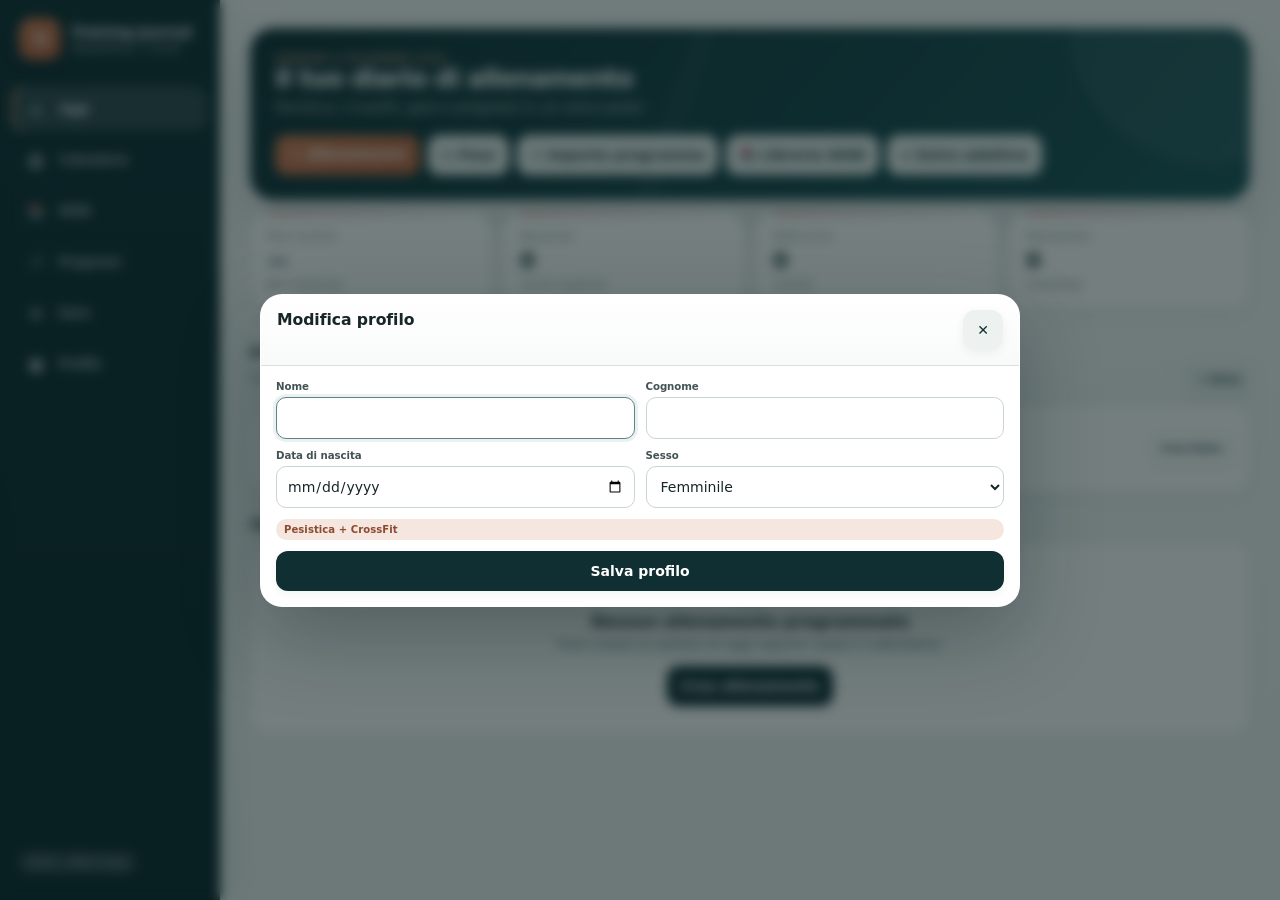
<file: index.html>
<!doctype html>
<html lang="it">
<head>
  <meta charset="utf-8">
  <meta name="viewport" content="width=device-width, initial-scale=1, viewport-fit=cover, maximum-scale=1, user-scalable=no">
  <meta name="theme-color" content="#0f2f33">
  <meta name="apple-mobile-web-app-capable" content="yes">
  <meta name="apple-mobile-web-app-status-bar-style" content="black-translucent">
  <meta name="apple-mobile-web-app-title" content="Training Journal">
  <meta name="format-detection" content="telephone=no">
  <title>Training Journal</title>
  <link rel="manifest" href="manifest.webmanifest">
  <link rel="apple-touch-icon" href="icons/icon-180.png">
  <link rel="icon" href="icons/icon-192.png">
  <link rel="stylesheet" href="styles.css?v=0.1.1">
</head>
<body>
  <div id="appShell" class="app-shell">
    <aside class="side-nav" aria-label="Navigazione principale">
      <div class="brand">
        <div class="brand-icon">TJ</div>
        <div><strong>Training Journal</strong><span>Weightlifting · CrossFit</span></div>
      </div>
      <button data-nav="home" class="nav-btn active"><span>⌂</span><b>Oggi</b></button>
      <button data-nav="calendar" class="nav-btn"><span>▦</span><b>Calendario</b></button>
      <button data-wod-library="1" class="nav-btn wodlib-nav"><span>📚</span><b>WOD</b></button>
      <button data-nav="progress" class="nav-btn"><span>↗</span><b>Progressi</b></button>
      <button data-nav="competitions" class="nav-btn"><span>★</span><b>Gare</b></button>
      <button data-nav="profile" class="nav-btn"><span>●</span><b>Profilo</b></button>
      <div class="side-footer"><span id="offlineBadge" class="status-pill">Offline ready</span></div>
    </aside>

    <header class="mobile-topbar">
      <div class="brand compact"><div class="brand-icon">TJ</div><div><strong>Training Journal</strong><span id="mobileSubtitle">Oggi</span></div></div>
    </header>

    <main id="app" class="app-main" aria-live="polite"></main>

    <nav class="bottom-nav" aria-label="Navigazione mobile">
      <button data-nav="home" class="nav-btn active"><span>⌂</span><b>Oggi</b></button>
      <button data-nav="calendar" class="nav-btn"><span>▦</span><b>Calendario</b></button>
      <button data-wod-library="1" class="nav-btn wodlib-nav"><span>📚</span><b>WOD</b></button>
      <button data-nav="progress" class="nav-btn"><span>↗</span><b>Progressi</b></button>
      <button data-nav="competitions" class="nav-btn"><span>★</span><b>Gare</b></button>
      <button data-nav="profile" class="nav-btn"><span>●</span><b>Profilo</b></button>
    </nav>
  </div>

  <div id="modalBackdrop" class="modal-backdrop hidden">
    <section class="modal" role="dialog" aria-modal="true" aria-labelledby="modalTitle">
      <header class="modal-head"><div><h2 id="modalTitle"></h2><p id="modalSubtitle" class="muted"></p></div><button id="modalClose" class="icon-btn" aria-label="Chiudi">✕</button></header>
      <div id="modalBody" class="modal-body"></div>
    </section>
  </div>

  <div id="suggestions" class="suggestions hidden"></div>
  <div id="toast" class="toast hidden"></div>
  <input id="backupInput" type="file" accept="application/json,.json" hidden>

  <script src="wod_library_01.js"></script>
  <script src="wod_library_02.js"></script>
  <script src="wod_library_03.js"></script>
  <script src="wod_library_04.js"></script>
  <script src="wod_library_05.js"></script>
  <script src="wod_library_06.js"></script>
  <script src="wod_library_07.js"></script>
  <script src="wod_library_08.js"></script>
  <script src="wod_library_09.js"></script>
  <script src="wod_library_10.js"></script>
  <script src="db.js"></script>
  <script src="v028_competition_grouping.js?v=0.2.8"></script>
  <script src="app.js?v=0.1.1"></script>
  <script src="v012.js?v=0.1.2"></script>
  <script src="v013.js?v=0.1.3"></script>
  <script src="v014.js?v=0.1.4"></script>
  <script src="v018_guard.js?v=0.2.2"></script>
  <script src="v016.js?v=0.1.6"></script>
  <script src="v017.js?v=0.1.7"></script>
  <script src="v019_wod_library.js?v=0.1.9"></script>
  <script src="v020_day_swipe.js?v=0.2.1"></script>
  <script src="v022_adaptive_log.js?v=0.2.3"></script>
  <script src="v024_adaptive_log_worksets.js?v=0.3.0"></script>
  <script src="v025_adaptive_log_button_fix.js?v=0.2.5"></script>
  <script src="v026_adaptive_persistence_fix.js?v=0.2.6"></script>
  <script src="v027_adaptive_actualwork_guard.js?v=0.2.7"></script>
  <script src="v029_weekly_classes.js?v=0.2.9"></script>
</body>
</html>
</file>
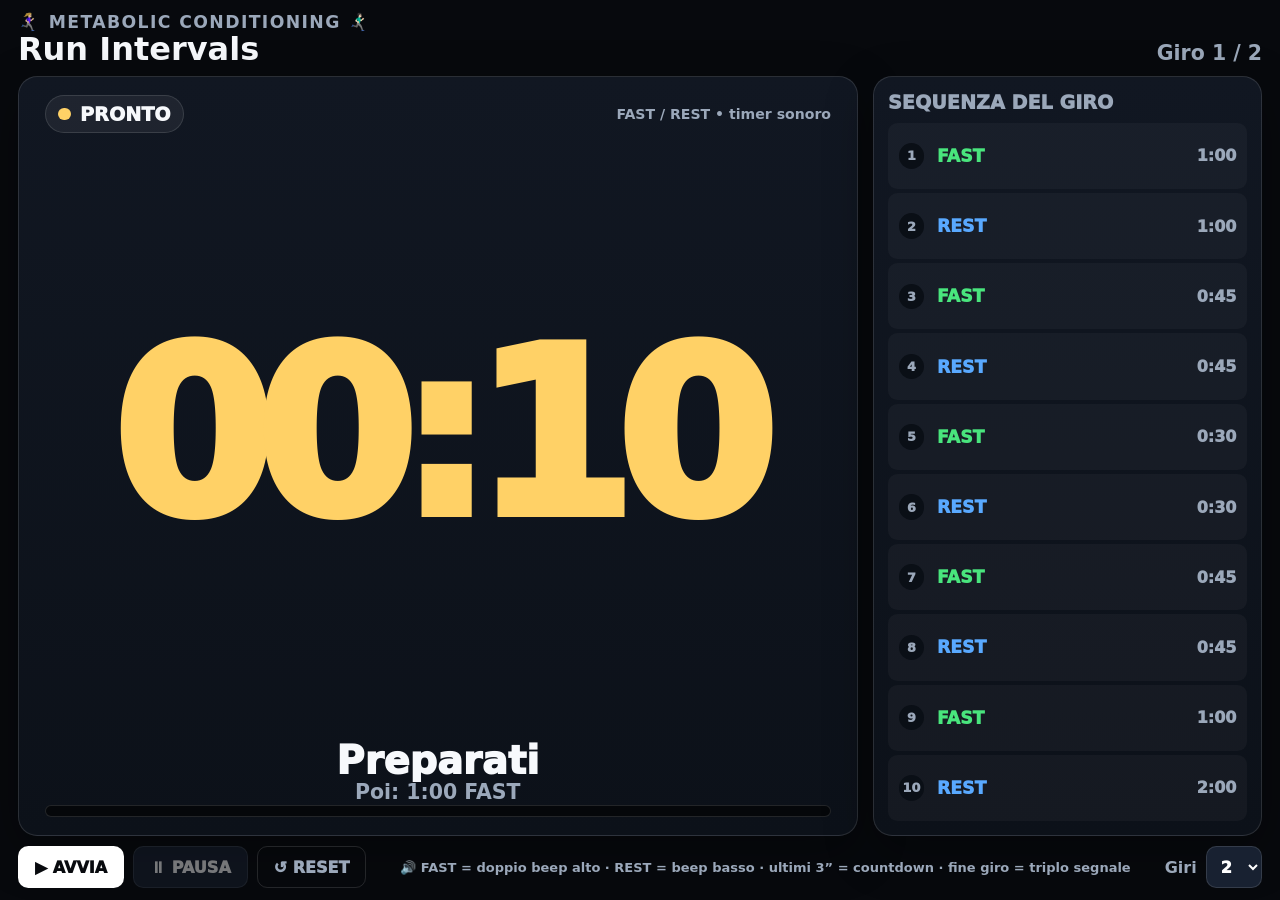
<file: metabolic-conditioning-tv/index.html>
<!doctype html>
<html lang="it">
<head>
<meta charset="utf-8">
<meta name="viewport" content="width=device-width,initial-scale=1,viewport-fit=cover">
<meta name="theme-color" content="#07090d">
<title>Metabolic Conditioning Timer TV</title>
<style>
:root{--bg:#07090d;--p:#111722;--p2:#182131;--t:#f7f9fc;--m:#9ba8ba;--w:#49e57d;--r:#59a9ff;--y:#ffd166;--l:#ffffff1f}
*{box-sizing:border-box}html,body{width:100%;height:100%;margin:0;overflow:hidden;background:var(--bg);color:var(--t);font-family:system-ui,-apple-system,"Segoe UI",sans-serif}
.app{width:100vw;height:100vh;padding:1.3vh 1.4vw;display:grid;grid-template-rows:auto 1fr auto;gap:1.2vh}
header{display:flex;align-items:flex-end;justify-content:space-between}.ey{font-size:clamp(16px,1.35vw,27px);font-weight:900;letter-spacing:.08em;color:var(--m)}h1{font-size:clamp(28px,2.5vw,52px);line-height:1;margin:.2vh 0 0}.round{font-size:clamp(18px,1.6vw,32px);font-weight:900;color:var(--m)}
main{display:grid;grid-template-columns:minmax(0,2.05fr) minmax(360px,.95fr);gap:1.2vw;min-height:0}
.card{border:1px solid var(--l);background:linear-gradient(180deg,var(--p),#0c1119);border-radius:1.5vw;min-height:0;overflow:hidden;box-shadow:0 16px 50px #0005}
.timerCard{padding:2vh 2vw;display:grid;grid-template-rows:auto 1fr auto auto auto;align-items:center}.status{display:flex;justify-content:space-between;align-items:center;width:100%}
.phase{display:inline-flex;align-items:center;gap:.7vw;padding:.7vh 1vw;border-radius:999px;font-size:clamp(18px,1.5vw,30px);font-weight:1000;border:1px solid var(--l);background:#ffffff0f}.dot{width:clamp(12px,1vw,20px);height:clamp(12px,1vw,20px);border-radius:50%;background:var(--y)}.phase.work .dot{background:var(--w)}.phase.rest .dot{background:var(--r)}
.info{font-size:clamp(14px,1.1vw,22px);color:var(--m);font-weight:800}
.timer{text-align:center;font-variant-numeric:tabular-nums;font-size:clamp(150px,18vw,350px);line-height:.82;letter-spacing:-.075em;font-weight:1000;margin-left:-.04em}.timer.work{color:var(--w)}.timer.rest{color:var(--r)}.timer.ready{color:var(--y)}
.current{text-align:center;font-size:clamp(30px,3vw,64px);font-weight:1000;line-height:1}.next{text-align:center;font-size:clamp(18px,1.6vw,32px);color:var(--m);font-weight:800;min-height:1.2em}
.bar{width:100%;height:clamp(12px,1.2vh,20px);background:#05070a;border:1px solid var(--l);border-radius:999px;overflow:hidden}.prog{height:100%;width:0;background:var(--y)}.prog.work{background:var(--w)}.prog.rest{background:var(--r)}
.seq{padding:1.5vh 1.1vw;display:grid;grid-template-rows:auto 1fr;gap:1vh}.seqTitle{font-size:clamp(18px,1.5vw,30px);font-weight:1000;color:var(--m)}.steps{display:grid;grid-template-rows:repeat(10,1fr);gap:.45vh;min-height:0}
.step{display:grid;grid-template-columns:2.3vw 1fr auto;align-items:center;gap:.7vw;border:1px solid transparent;background:#ffffff09;border-radius:.75vw;padding:.3vh .75vw}.step.active{border-color:#ffffff52;background:#ffffff17;transform:scale(1.015)}
.num{display:grid;place-items:center;width:clamp(24px,2vw,40px);height:clamp(24px,2vw,40px);border-radius:50%;background:#0a0f16;color:var(--m);font-size:clamp(12px,1vw,20px);font-weight:1000}.lab{font-size:clamp(17px,1.35vw,28px);font-weight:1000}.dur{font-size:clamp(16px,1.25vw,26px);color:var(--m);font-weight:1000}.workLab{color:var(--w)}.restLab{color:var(--r)}
footer{display:grid;grid-template-columns:auto 1fr auto;align-items:center;gap:1vw}.controls{display:flex;gap:.7vw}button,select{font:inherit;font-weight:1000;border-radius:.8vw;min-height:clamp(42px,4.4vh,68px)}button{padding:0 1.25vw;border:1px solid var(--l);cursor:pointer}#start{background:#fff;color:#080a0e}#pause{background:var(--p2);color:#fff}#reset{background:transparent;color:var(--m)}button:disabled{opacity:.45}.note{text-align:center;color:var(--m);font-size:clamp(13px,1vw,20px);font-weight:700;white-space:nowrap;overflow:hidden;text-overflow:ellipsis}.settings{display:flex;align-items:center;gap:.7vw;color:var(--m);font-weight:900}select{background:var(--p2);color:#fff;border:1px solid var(--l);padding:0 .8vw}
@media(max-aspect-ratio:4/3){main{grid-template-columns:1.7fr 1fr}.timer{font-size:clamp(110px,16vw,240px)}}
</style>
</head>
<body>
<div class="app">
<header><div><div class="ey">🏃🏼‍♀️‍➡️ METABOLIC CONDITIONING 🏃🏻‍♂️‍➡️</div><h1>Run Intervals</h1></div><div id="round" class="round">Giro 1 / 2</div></header>
<main>
<section class="card timerCard">
<div class="status"><div id="pill" class="phase ready"><span class="dot"></span><span id="phase">PRONTO</span></div><div class="info">FAST / REST • timer sonoro</div></div>
<div id="timer" class="timer ready">00:10</div>
<div id="current" class="current">Preparati</div>
<div id="next" class="next">Poi: 1:00 FAST</div>
<div class="bar"><div id="prog" class="prog ready"></div></div>
</section>
<aside class="card seq"><div class="seqTitle">SEQUENZA DEL GIRO</div><div id="steps" class="steps"></div></aside>
</main>
<footer>
<div class="controls"><button id="start">▶ AVVIA</button><button id="pause" disabled>⏸ PAUSA</button><button id="reset">↺ RESET</button></div>
<div class="note">🔊 FAST = doppio beep alto · REST = beep basso · ultimi 3” = countdown · fine giro = triplo segnale</div>
<div class="settings"><label for="rounds">Giri</label><select id="rounds"><option>1</option><option selected>2</option><option>3</option><option>4</option><option>5</option><option value="0">∞</option></select></div>
</footer>
</div>
<script>
(function(){
var PREP=10,seq=[["work","FAST",60],["rest","REST",60],["work","FAST",45],["rest","REST",45],["work","FAST",30],["rest","REST",30],["work","FAST",45],["rest","REST",45],["work","FAST",60],["rest","REST",120]];
var $=function(s){return document.querySelector(s)},timer=$("#timer"),cur=$("#current"),next=$("#next"),phase=$("#phase"),pill=$("#pill"),round=$("#round"),prog=$("#prog"),start=$("#start"),pause=$("#pause"),reset=$("#reset"),rounds=$("#rounds"),steps=$("#steps");
var audio=null,state="idle",prep=true,idx=-1,rnd=1,rem=PREP,dur=PREP,end=0,raf=null,last=null;
function fmt(x){x=Math.max(0,Math.ceil(x));var m=Math.floor(x/60),s=x%60;return String(m).padStart(2,"0")+":"+String(s).padStart(2,"0")}
function hum(x){return x===120?"2:00":x===60?"1:00":x===45?"0:45":x===30?"0:30":fmt(x)}
function roundText(){var n=Number(rounds.value);return n===0?"Giro "+rnd+" / ∞":"Giro "+rnd+" / "+n}
steps.innerHTML=seq.map(function(s,i){return '<div class="step" data-i="'+i+'"><div class="num">'+(i+1)+'</div><div class="lab '+(s[0]==="work"?"workLab":"restLab")+'">'+s[1]+'</div><div class="dur">'+hum(s[2])+'</div></div>'}).join("");
function active(i){document.querySelectorAll(".step").forEach(function(e){e.classList.toggle("active",Number(e.dataset.i)===i)})}
async function soundOn(){if(!audio)audio=new(window.AudioContext||window.webkitAudioContext)();if(audio.state==="suspended")await audio.resume()}
function tone(f,d,delay,g,type){if(!audio)return;d=d||.12;delay=delay||0;g=g||.22;type=type||"sine";var t=audio.currentTime+delay,o=audio.createOscillator(),a=audio.createGain();o.type=type;o.frequency.setValueAtTime(f,t);a.gain.setValueAtTime(.0001,t);a.gain.exponentialRampToValueAtTime(g,t+.012);a.gain.exponentialRampToValueAtTime(.0001,t+d);o.connect(a).connect(audio.destination);o.start(t);o.stop(t+d+.03)}
function sWork(){tone(980,.13,0,.28,"square");tone(1320,.16,.18,.25,"square")}function sRest(){tone(330,.32,0,.30)}function sCount(){tone(700,.10,0,.18,"square")}function sRound(){tone(700,.12,0,.22,"square");tone(900,.12,.16,.22,"square");tone(1150,.18,.32,.25,"square")}function sFinish(){[523,659,784,1047].forEach(function(f,i){tone(f,.22,i*.16,.25)})}
function theme(t){timer.className="timer "+t;pill.className="phase "+t;prog.className="prog "+t}
function nextInfo(){if(idx<seq.length-1)return "Poi: "+hum(seq[idx+1][2])+" "+seq[idx+1][1];var n=Number(rounds.value);return n===0||rnd<n?"Poi: nuovo giro → 1:00 FAST":"Poi: fine workout"}
function ui(){timer.textContent=fmt(rem);round.textContent=roundText();if(prep){theme("ready");phase.textContent="PRONTO";cur.textContent="Preparati";next.textContent="Poi: 1:00 FAST";active(-1)}else if(state==="done"){theme("done");phase.textContent="FINE";cur.textContent="Workout completato";next.textContent="Ottimo lavoro!";active(-1)}else{var s=seq[idx];theme(s[0]);phase.textContent=s[1];cur.textContent=hum(s[2])+" "+s[1];next.textContent=nextInfo();active(idx)}prog.style.width=Math.min(100,Math.max(0,((dur-rem)/dur)*100))+"%"}
function phaseStart(i){prep=false;idx=i;var s=seq[i];rem=s[2];dur=s[2];end=performance.now()+rem*1000;last=null;s[0]==="work"?sWork():sRest();ui()}
function advance(){if(prep){phaseStart(0);return}if(idx<seq.length-1){phaseStart(idx+1);return}var n=Number(rounds.value);if(n===0||rnd<n){sRound();rnd++;phaseStart(0)}else finish()}
function finish(){state="done";rem=0;dur=1;sFinish();start.textContent="▶ RIPARTI";start.disabled=false;pause.disabled=true;rounds.disabled=false;ui();cancelAnimationFrame(raf)}
function tick(now){if(state!=="running")return;rem=Math.max(0,(end-now)/1000);var shown=Math.ceil(rem);if(shown!==last){last=shown;if(shown<=3&&shown>0)sCount()}ui();if(rem<=.01){rem=0;ui();advance()}if(state==="running")raf=requestAnimationFrame(tick)}
async function go(){await soundOn();if(state==="done")doReset(false);if(state==="idle"){state="running";rounds.disabled=true;start.disabled=true;pause.disabled=false;prep=true;rnd=1;idx=-1;rem=PREP;dur=PREP;end=performance.now()+PREP*1000;last=null;tone(520,.16,0,.2);ui();raf=requestAnimationFrame(tick);return}if(state==="paused"){state="running";start.disabled=true;pause.disabled=false;rounds.disabled=true;end=performance.now()+rem*1000;raf=requestAnimationFrame(tick)}}
function doPause(){if(state!=="running")return;state="paused";cancelAnimationFrame(raf);start.textContent="▶ RIPRENDI";start.disabled=false;pause.disabled=true;phase.textContent+=" · PAUSA"}
function doReset(beep){cancelAnimationFrame(raf);state="idle";prep=true;idx=-1;rnd=1;rem=PREP;dur=PREP;last=null;start.textContent="▶ AVVIA";start.disabled=false;pause.disabled=true;rounds.disabled=false;if(beep&&audio)tone(440,.08,0,.12);ui()}
start.onclick=go;pause.onclick=doPause;reset.onclick=function(){doReset(true)};rounds.onchange=ui;ui();
})();
</script>
</body>
</html>
</file>
<file: styles.css>
:root {
  --ink:#172426; --muted:#6f7d7e; --bg:#f2f5f4; --surface:#ffffff; --surface-2:#e9efed;
  --brand:#0f2f33; --brand-2:#174d51; --accent:#d97145; --accent-soft:#f7e8df; --line:#d9e1df;
  --success:#27745f; --warning:#9a6b25; --danger:#a84949; --shadow:0 10px 32px rgba(15,47,51,.08);
  --radius:18px; --safe-top:env(safe-area-inset-top); --safe-bottom:env(safe-area-inset-bottom);
}
*{box-sizing:border-box;min-width:0} html,body{margin:0;width:100%;min-height:100%;overflow-x:hidden;background:var(--bg);color:var(--ink);font-family:-apple-system,BlinkMacSystemFont,"SF Pro Text","Segoe UI",system-ui,sans-serif;font-size:14px}
body{-webkit-tap-highlight-color:transparent;-webkit-text-size-adjust:100%} button,input,select,textarea{font:inherit} button{cursor:pointer} .hidden{display:none!important}.muted{color:var(--muted)}.small{font-size:.82rem}.tiny{font-size:.74rem}.grow{flex:1}.nowrap{white-space:nowrap}
.app-shell{min-height:100dvh}.side-nav{position:fixed;inset:0 auto 0 0;width:220px;padding:calc(18px + var(--safe-top)) 12px calc(16px + var(--safe-bottom));background:var(--brand);color:white;display:flex;flex-direction:column;gap:6px;z-index:40}.brand{display:flex;align-items:center;gap:10px;padding:0 7px 20px}.brand-icon{width:42px;height:42px;border-radius:14px;background:var(--accent);display:grid;place-items:center;font-weight:900;color:white;letter-spacing:-.04em}.brand strong{display:block;font-size:.98rem}.brand span{display:block;margin-top:3px;font-size:.72rem;color:rgba(255,255,255,.67)}
.nav-btn{border:0;background:transparent;color:inherit;display:flex;align-items:center;gap:11px;border-radius:12px;min-height:45px;padding:9px 12px;text-align:left}.nav-btn span{width:24px;text-align:center;font-size:1.2rem}.nav-btn b{font-size:.82rem}.side-nav .nav-btn{color:rgba(255,255,255,.72)}.side-nav .nav-btn.active{background:rgba(255,255,255,.12);color:white}.side-footer{margin-top:auto;padding:10px 6px}.status-pill{display:inline-flex;padding:6px 9px;border-radius:999px;background:rgba(255,255,255,.11);font-size:.7rem;color:rgba(255,255,255,.75)}
.mobile-topbar,.bottom-nav{display:none}.app-main{margin-left:220px;width:calc(100% - 220px);min-height:100dvh;padding:28px 30px 48px;overflow-x:hidden}.page{max-width:1180px;margin:0 auto}.page-head{display:flex;align-items:flex-start;justify-content:space-between;gap:14px;margin-bottom:18px}.page-head h1{font-size:1.75rem;line-height:1.15;margin:0}.page-head p{margin:5px 0 0}.section-title{font-size:1rem;margin:24px 0 10px}.eyebrow{text-transform:uppercase;letter-spacing:.08em;font-weight:800;font-size:.68rem;color:var(--accent)}
.grid{display:grid;gap:12px}.grid.two{grid-template-columns:repeat(2,minmax(0,1fr))}.grid.three{grid-template-columns:repeat(3,minmax(0,1fr))}.grid.four{grid-template-columns:repeat(4,minmax(0,1fr))}.card{background:var(--surface);border:1px solid var(--line);border-radius:var(--radius);padding:16px;box-shadow:0 3px 16px rgba(15,47,51,.035);overflow:hidden}.card.compact{padding:12px}.card.clickable{cursor:pointer}.card.clickable:active{transform:scale(.994)}
.hero{background:linear-gradient(135deg,var(--brand),var(--brand-2));color:white;padding:24px;border-radius:24px;position:relative;overflow:hidden;box-shadow:var(--shadow)}.hero:after{content:"";position:absolute;width:220px;height:220px;border-radius:50%;right:-80px;top:-110px;background:rgba(255,255,255,.07)}.hero h1{margin:0;font-size:1.8rem}.hero p{margin:6px 0 0;color:rgba(255,255,255,.73)}.hero .actions{margin-top:20px}
.stat{display:flex;flex-direction:column;gap:5px;min-height:88px}.stat strong{font-size:1.55rem;color:var(--brand)}.stat span{color:var(--muted);font-size:.78rem}.countdown{background:var(--accent-soft);border-color:#efd1c0}.countdown strong{font-size:1.6rem;color:#914b2d}.countdown span{display:block;margin-top:4px;color:#7e5d50}
.button,.icon-btn{border:0;border-radius:12px;min-height:40px;padding:9px 13px;background:var(--brand);color:white;font-weight:760;display:inline-flex;align-items:center;justify-content:center;gap:7px}.button.secondary{background:var(--surface-2);color:var(--brand)}.button.accent{background:var(--accent)}.button.ghost{background:transparent;color:var(--brand);border:1px solid var(--line)}.button.danger{background:var(--danger)}.button.small{min-height:33px;padding:6px 9px;border-radius:9px;font-size:.76rem}.icon-btn{width:40px;padding:0;background:var(--surface-2);color:var(--brand)}.actions,.quick-row{display:flex;gap:8px;flex-wrap:wrap}.actions.end{justify-content:flex-end}
.list{display:flex;flex-direction:column;gap:9px}.list-item{display:flex;align-items:center;gap:12px;background:var(--surface);border:1px solid var(--line);border-radius:14px;padding:12px 13px}.list-item.clickable{cursor:pointer}.list-item h3{font-size:.92rem;margin:0}.list-item p{font-size:.78rem;margin:4px 0 0;color:var(--muted)}.avatar{width:42px;height:42px;flex:0 0 42px;border-radius:50%;display:grid;place-items:center;background:var(--brand);color:white;font-weight:850}.badge,.chip{display:inline-flex;align-items:center;gap:5px;border-radius:999px;background:var(--surface-2);color:var(--brand);padding:5px 8px;font-size:.72rem;font-weight:700}.badge.accent,.chip.accent{background:var(--accent-soft);color:#8d4b30}.badge.success{background:#e1f1eb;color:var(--success)}.badge.warning{background:#f6edd9;color:var(--warning)}.chips{display:flex;gap:6px;flex-wrap:wrap}
.empty{text-align:center;padding:28px 20px;border:1px dashed #b8c5c2;border-radius:var(--radius);background:var(--surface)}.empty .icon{font-size:2rem}.empty h3{margin:8px 0 5px}.empty p{margin:0 0 14px;color:var(--muted)}
.form-grid{display:grid;gap:11px}.form-grid.two{grid-template-columns:repeat(2,minmax(0,1fr))}.form-grid.three{grid-template-columns:repeat(3,minmax(0,1fr))}.field{display:flex;flex-direction:column;gap:5px}.field.full{grid-column:1/-1}.field label,.field-label{font-size:.73rem;font-weight:760;color:#435254}.field input,.field select,.field textarea{width:100%;min-height:42px;border:1px solid #c9d5d2;border-radius:10px;background:white;color:var(--ink);padding:9px 10px;outline:none}.field textarea{min-height:84px;resize:vertical}.field input:focus,.field select:focus,.field textarea:focus{border-color:#598488;box-shadow:0 0 0 3px rgba(89,132,136,.12)}.help{color:var(--muted);font-size:.69rem;line-height:1.35}.segmented{display:flex;background:var(--surface-2);border-radius:11px;padding:3px;gap:3px}.segmented button{flex:1;border:0;border-radius:8px;padding:7px;background:transparent;color:var(--muted);font-size:.75rem;font-weight:750}.segmented button.active{background:white;color:var(--brand);box-shadow:0 1px 5px rgba(0,0,0,.06)}
.calendar-toolbar{display:flex;align-items:center;justify-content:space-between;margin-bottom:10px}.calendar-toolbar h2{text-transform:capitalize;font-size:1.1rem;margin:0}.calendar-grid{display:grid;grid-template-columns:repeat(7,minmax(0,1fr));gap:5px}.weekday{text-align:center;padding:5px;color:var(--muted);font-size:.68rem;font-weight:760}.calendar-day{border:1px solid var(--line);border-radius:12px;background:white;min-height:98px;padding:8px;text-align:left;color:var(--ink);overflow:hidden}.calendar-day.outside{opacity:.35}.calendar-day.today{border:2px solid var(--accent)}.day-number{font-size:.75rem;font-weight:800}.event-dots{display:flex;gap:3px;flex-wrap:wrap;margin-top:10px}.event-dot{width:7px;height:7px;border-radius:50%;background:var(--brand)}.event-dot.wod{background:#d97145}.event-dot.competition{background:#c29a2f}.event-dot.weight{background:#6d7bc5}.event-dot.record{background:#8d59a9}.event-dot.rest{background:#8a9899}.event-label{margin-top:4px;font-size:.58rem;color:var(--muted);white-space:nowrap;overflow:hidden;text-overflow:ellipsis}
.workout-section{border:1px solid var(--line);border-radius:16px;background:white;margin-top:10px;overflow:hidden}.section-head{display:flex;align-items:center;gap:9px;padding:11px 12px;background:#f7f9f8;border-bottom:1px solid var(--line)}.section-emoji{font-size:1.1rem}.section-head strong{flex:1}.section-body{padding:12px}.section-tools{display:flex;gap:4px}.section-tools button{width:31px;height:31px;min-height:0;padding:0}.mini-table{width:100%;border-collapse:separate;border-spacing:0 6px}.mini-table th{text-align:left;font-size:.66rem;color:var(--muted);font-weight:760;padding:0 5px}.mini-table td{padding:0 4px}.mini-table input{width:100%;min-height:37px;border:1px solid #cbd6d3;border-radius:9px;padding:7px 8px}.mini-table .exercise-cell{min-width:180px}.planned-block{white-space:pre-wrap;line-height:1.55;font-size:.83rem}.actual-panel{padding:11px;border-radius:12px;background:#f6f8f7;margin-top:9px}.actual-grid{display:grid;grid-template-columns:repeat(4,minmax(0,1fr));gap:7px}.checkline{display:flex;align-items:center;gap:7px;font-size:.78rem;font-weight:700}.checkline input{width:18px;height:18px}.score-box{display:grid;grid-template-columns:1fr 160px;gap:10px}.wod-card{padding:10px 0;border-bottom:1px solid var(--line)}.wod-card:last-child{border-bottom:0}.wod-card h4{margin:0 0 4px;font-size:.9rem}.wod-card pre{margin:8px 0 0;white-space:pre-wrap;font-family:inherit;font-size:.76rem;color:var(--muted);line-height:1.45}
.modal-backdrop{position:fixed;inset:0;z-index:100;background:rgba(9,27,29,.48);display:flex;align-items:center;justify-content:center;padding:20px}.modal{width:min(760px,100%);max-height:min(820px,94dvh);background:white;border-radius:22px;display:flex;flex-direction:column;box-shadow:0 24px 70px rgba(0,0,0,.22);overflow:hidden}.modal-head{display:flex;align-items:flex-start;gap:12px;padding:15px 16px;border-bottom:1px solid var(--line)}.modal-head>div{flex:1}.modal-head h2{font-size:1.12rem;margin:0}.modal-head p{font-size:.75rem;margin:4px 0 0}.modal-body{padding:15px;overflow:auto;-webkit-overflow-scrolling:touch}.toast{position:fixed;z-index:150;left:50%;bottom:24px;transform:translateX(-50%);background:#152325;color:white;padding:10px 14px;border-radius:11px;box-shadow:var(--shadow);font-size:.8rem}.suggestions{position:fixed;z-index:160;background:white;border:1px solid var(--line);border-radius:12px;box-shadow:0 12px 30px rgba(15,47,51,.16);max-height:240px;overflow:auto;padding:5px;min-width:230px}.suggestion{display:block;width:100%;border:0;background:white;text-align:left;padding:8px 9px;border-radius:8px;font-size:.78rem}.suggestion:active,.suggestion:hover{background:var(--surface-2)}
.table-wrap{overflow:auto;border:1px solid var(--line);border-radius:13px;background:white}.data-table{width:100%;border-collapse:collapse;min-width:580px}.data-table th,.data-table td{padding:9px 10px;border-bottom:1px solid var(--line);text-align:left;font-size:.75rem}.data-table th{font-size:.66rem;color:var(--muted);text-transform:uppercase;letter-spacing:.04em;background:#f7f9f8}.data-table tr:last-child td{border-bottom:0}.chart-card canvas{display:block;width:100%;height:210px}.legend{display:flex;gap:12px;flex-wrap:wrap;color:var(--muted);font-size:.72rem}.legend span:before{content:"";display:inline-block;width:8px;height:8px;border-radius:50%;background:var(--accent);margin-right:5px}
.install-note{display:none}
@media(max-width:900px){.side-nav{display:none}.mobile-topbar{display:block;position:sticky;top:0;z-index:35;padding:calc(8px + var(--safe-top)) 12px 8px;background:var(--brand);color:white}.brand.compact{padding:0}.brand.compact .brand-icon{width:36px;height:36px;border-radius:11px}.app-main{margin-left:0;width:100%;padding:18px 14px calc(86px + var(--safe-bottom))}.bottom-nav{position:fixed;display:grid;grid-template-columns:repeat(5,1fr);left:0;right:0;bottom:0;z-index:45;background:rgba(255,255,255,.97);border-top:1px solid var(--line);padding:5px 5px max(5px,var(--safe-bottom));box-shadow:0 -6px 18px rgba(15,47,51,.05)}.bottom-nav .nav-btn{flex-direction:column;justify-content:center;gap:2px;min-height:49px;padding:5px;color:var(--muted)}.bottom-nav .nav-btn span{width:auto;font-size:1.1rem}.bottom-nav .nav-btn b{font-size:.61rem}.bottom-nav .nav-btn.active{color:var(--brand);background:#eef3f1}.page-head h1{font-size:1.45rem}.calendar-day{min-height:72px;padding:6px}.grid.four{grid-template-columns:repeat(2,minmax(0,1fr))}.actual-grid{grid-template-columns:repeat(2,minmax(0,1fr))}.modal-backdrop{align-items:flex-end;padding:0}.modal{border-radius:22px 22px 0 0;max-height:92dvh;width:100%}}
@media(max-width:620px){html,body{font-size:13.5px}.grid.two,.grid.three,.form-grid.two,.form-grid.three{grid-template-columns:1fr}.page-head{align-items:center}.calendar-grid{gap:3px}.calendar-day{min-height:61px;border-radius:9px}.weekday{font-size:.6rem}.event-label{display:none}.mini-table{display:block;overflow-x:auto}.mini-table tbody,.mini-table thead{min-width:680px;display:table;width:100%}.score-box{grid-template-columns:1fr}.hero{padding:19px}.hero h1{font-size:1.5rem}.modal-body{padding-bottom:calc(18px + var(--safe-bottom))}}
@media(display-mode:standalone){.install-note{display:none}}

/* v0.1.1 — sportivo elegante */
:root{
  --ink:#172628;--muted:#6a7979;--bg:#f4f6f5;--surface:#ffffff;--surface-2:#edf2f0;
  --brand:#102f33;--brand-2:#17464a;--accent:#c86f46;--accent-soft:#f5e7df;--line:#d7e0dd;
  --success:#24705d;--warning:#9a6a27;--danger:#9f4949;--shadow:0 14px 36px rgba(16,47,51,.10);
}
html,body{background:linear-gradient(180deg,#f7f8f7 0,#f2f5f4 46%,#eef2f0 100%);letter-spacing:-.005em}
.side-nav{background:linear-gradient(180deg,#102f33 0%,#0c292c 100%);border-right:1px solid rgba(255,255,255,.05);box-shadow:10px 0 34px rgba(16,47,51,.06)}
.brand-icon{background:linear-gradient(145deg,#d17b51,#b85d38);box-shadow:0 8px 20px rgba(0,0,0,.18)}
.side-nav .nav-btn{transition:background .18s ease,color .18s ease,transform .12s ease}.side-nav .nav-btn.active{background:rgba(255,255,255,.13);box-shadow:inset 3px 0 0 rgba(219,142,104,.95)}
.page-head h1{font-weight:790;letter-spacing:-.035em}.section-title{font-weight:800;letter-spacing:-.015em;color:#203234}
.card{border-color:rgba(42,75,76,.12);box-shadow:0 5px 20px rgba(16,47,51,.045);transition:transform .16s ease,box-shadow .16s ease,border-color .16s ease}
.hero{background:linear-gradient(132deg,#102f33 0%,#184b4f 72%,#1c5659 100%);border:1px solid rgba(255,255,255,.08);box-shadow:0 18px 44px rgba(16,47,51,.17)}
.hero:before{content:"";position:absolute;inset:0;background:linear-gradient(110deg,transparent 42%,rgba(255,255,255,.035) 42%,rgba(255,255,255,.035) 44%,transparent 44%);pointer-events:none}.hero:after{width:280px;height:280px;right:-100px;top:-145px;background:rgba(255,255,255,.055)}
.hero h1{font-weight:820;letter-spacing:-.04em}.eyebrow{color:#e5ad8f!important;letter-spacing:.12em}
.button,.icon-btn{box-shadow:0 3px 10px rgba(16,47,51,.06);transition:transform .12s ease,box-shadow .12s ease,background .12s ease}.button:active,.icon-btn:active{transform:translateY(1px) scale(.99);box-shadow:none}.button.accent{background:linear-gradient(145deg,#d17b51,#bd653f)}.button.secondary{background:#eaf0ee}.button.ghost{background:rgba(255,255,255,.65)}
.stat{position:relative;padding-top:17px}.stat:before{content:"";position:absolute;left:16px;right:16px;top:0;height:2px;border-radius:999px;background:linear-gradient(90deg,var(--accent),transparent)}.stat strong{font-weight:820;letter-spacing:-.035em}.stat small{font-size:.7rem;color:#8b9898;font-weight:700}
.list-item{border-color:rgba(42,75,76,.12);box-shadow:0 3px 14px rgba(16,47,51,.035);transition:transform .14s ease,box-shadow .14s ease,border-color .14s ease}.avatar{background:linear-gradient(145deg,#173f43,#0f2f33);box-shadow:0 5px 14px rgba(16,47,51,.15)}
.badge,.chip{font-weight:760;letter-spacing:.005em}.badge.success{box-shadow:inset 0 0 0 1px rgba(36,112,93,.08)}
.calendar-toolbar{background:rgba(255,255,255,.9);backdrop-filter:blur(12px)}.calendar-day{border-color:rgba(42,75,76,.11);box-shadow:0 2px 10px rgba(16,47,51,.025);transition:transform .12s ease,border-color .12s ease,box-shadow .12s ease}.calendar-day.today{border:1px solid var(--accent);box-shadow:inset 0 0 0 1px var(--accent),0 4px 16px rgba(200,111,70,.09)}.day-number{font-size:.8rem}.event-label{font-weight:650;color:#59696a}
.workout-section{border-color:rgba(42,75,76,.12);box-shadow:0 4px 17px rgba(16,47,51,.035)}.section-head{background:linear-gradient(180deg,#fafbfb,#f4f7f6)}.actual-panel{background:#f3f7f5;border:1px solid rgba(36,112,93,.08)}
.modal-backdrop{background:rgba(8,26,28,.56);backdrop-filter:blur(6px)}.modal{border:1px solid rgba(255,255,255,.3);box-shadow:0 30px 80px rgba(7,26,28,.30)}.modal-head{background:linear-gradient(180deg,#fff,#f8faf9)}

.workout-card{align-items:flex-start;padding:14px}.workout-card.is-completed{border-color:rgba(36,112,93,.18)}.workout-card-head{display:flex;align-items:flex-start;justify-content:space-between;gap:12px}.workout-card-head>div{min-width:0}.workout-card-head .badge{flex:0 0 auto}.result-preview{display:flex;align-items:center;gap:6px;flex-wrap:wrap;margin-top:10px;padding-top:10px;border-top:1px solid rgba(42,75,76,.09)}.result-chip{display:inline-flex;align-items:center;gap:6px;max-width:100%;padding:6px 8px;border-radius:10px;background:#f2f6f4;color:#274143;font-size:.68rem}.result-chip.wod{background:var(--accent-soft);color:#77442f}.result-chip b{font-size:.67rem;white-space:nowrap}.result-chip span{white-space:nowrap;overflow:hidden;text-overflow:ellipsis}.result-more{font-size:.68rem;font-weight:800;color:var(--accent)}.result-meta{font-size:.68rem;color:var(--muted);font-weight:700;margin-left:auto}.result-card{padding:0}.result-summary{display:flex;gap:8px;flex-wrap:wrap;padding:14px 14px 8px}.summary-pill{display:flex;flex-direction:column;min-width:105px;padding:9px 11px;border-radius:12px;background:#f1f5f3}.summary-pill small{font-size:.66rem;color:var(--muted);font-weight:700;text-transform:uppercase;letter-spacing:.05em}.summary-pill b{font-size:1.05rem;color:var(--brand);margin-top:2px}.result-row{display:flex;align-items:center;gap:10px;padding:12px 14px;border-top:1px solid rgba(42,75,76,.09)}.result-row .result-icon{width:34px;height:34px;border-radius:10px;display:grid;place-items:center;background:#eef3f1}.result-row strong{display:block;font-size:.82rem}.result-row small{display:block;margin-top:2px;color:var(--muted);font-size:.68rem}.result-row>b{color:var(--brand);font-size:.9rem;text-align:right}

.progress-stat{cursor:pointer}.progress-chart{cursor:pointer;position:relative}.progress-chart .legend{justify-content:space-between}.progress-chart .legend b{color:var(--brand);font-size:.7rem}.progress-mini-list{display:grid;grid-template-columns:repeat(4,minmax(0,1fr));gap:8px;margin-top:8px}.progress-mini-row{border:1px solid rgba(42,75,76,.11);background:rgba(255,255,255,.82);border-radius:12px;padding:10px;text-align:left;color:var(--ink);display:flex;flex-direction:column;gap:3px}.progress-mini-row span,.progress-mini-row small{font-size:.67rem;color:var(--muted)}.progress-mini-row strong{font-size:.9rem;color:var(--brand)}.progress-item .chevron{font-size:1.4rem;color:#94a2a1}.clickable-row{cursor:pointer;transition:background .12s ease}.clickable-row:hover{background:#f7faf8}
.detail-hero{display:flex;flex-direction:column;align-items:flex-start;padding:18px;border-radius:16px;margin-bottom:12px;background:linear-gradient(135deg,#102f33,#1b5155);color:white;box-shadow:0 12px 26px rgba(16,47,51,.14)}.detail-hero.wod{background:linear-gradient(135deg,#7c462f,#c86f46)}.detail-hero span{font-size:.7rem;text-transform:uppercase;letter-spacing:.08em;color:rgba(255,255,255,.72);font-weight:800}.detail-hero strong{font-size:2rem;letter-spacing:-.04em;margin-top:3px}.detail-hero small{font-size:.72rem;color:rgba(255,255,255,.72);margin-top:3px}.detail-list{display:flex;flex-direction:column;gap:7px}.detail-row{width:100%;display:flex;align-items:center;gap:10px;border:1px solid rgba(42,75,76,.11);background:#fff;border-radius:12px;padding:10px 11px;color:var(--ink);text-align:left}.detail-row>div{flex:1;min-width:0}.detail-row strong{display:block;font-size:.82rem}.detail-row small{display:block;color:var(--muted);font-size:.68rem;margin-top:2px;line-height:1.35}.detail-row>b{font-size:.88rem;color:var(--brand);white-space:nowrap}.detail-row>span{font-size:1.2rem;color:#9aa7a6}.detail-row.static{cursor:default}.detail-row.is-pb{border-color:rgba(200,111,70,.3);background:#fffaf7}.detail-row.workout-history{align-items:flex-start}.detail-row.workout-history .result-preview{border-top:0;padding-top:4px;margin-top:4px}

@media(hover:hover){.card.clickable:hover,.progress-stat:hover,.list-item.clickable:hover{transform:translateY(-1px);box-shadow:0 9px 24px rgba(16,47,51,.075);border-color:rgba(42,75,76,.2)}.calendar-day:hover{transform:translateY(-1px);border-color:rgba(42,75,76,.2);box-shadow:0 6px 16px rgba(16,47,51,.06)}.button:hover{box-shadow:0 6px 14px rgba(16,47,51,.10)}}
@media(max-width:900px){.mobile-topbar{background:linear-gradient(180deg,#102f33,#0e2b2e);box-shadow:0 6px 18px rgba(16,47,51,.10)}.bottom-nav{backdrop-filter:blur(16px);background:rgba(255,255,255,.92)}.bottom-nav .nav-btn.active{background:#eef4f1}.progress-mini-list{grid-template-columns:repeat(2,minmax(0,1fr))}}
@media(max-width:620px){.result-preview{align-items:stretch}.result-chip{width:100%;justify-content:space-between}.result-meta{width:100%;margin-left:0}.progress-mini-list{grid-template-columns:repeat(2,minmax(0,1fr))}.detail-hero strong{font-size:1.7rem}}
</file>
